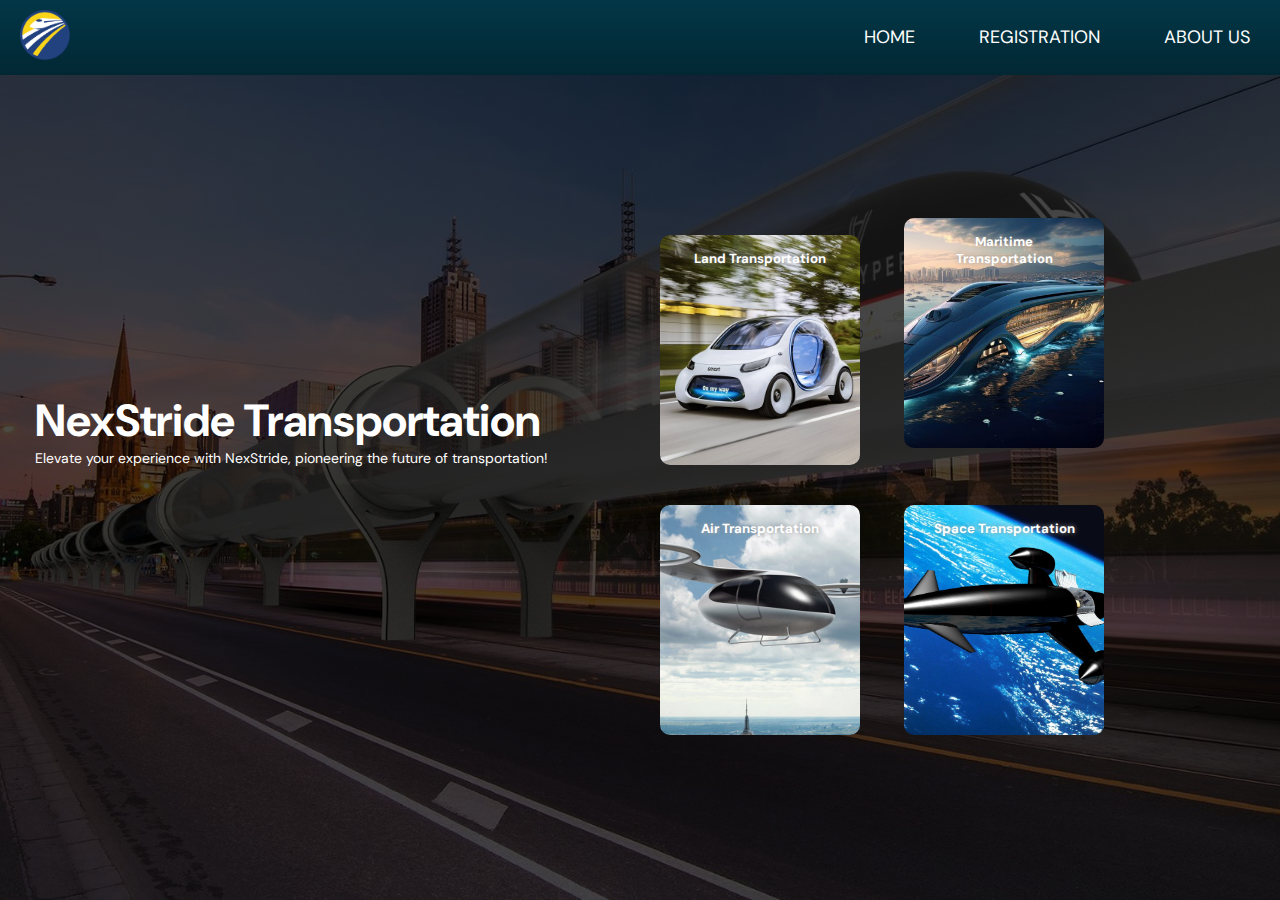
<file: index.html>
<!DOCTYPE html> 
<html>
<head>
<meta charset="UTF-8"/>
<meta name="viewport" content="width=device-width, initial-scale=1.0"> 
    <title>Home Page | NexStride Tranport</title>
    <link rel="stylesheet" href="homepage.css"> 

<link href="https://fonts.googleapis.com/css2?family=DM+Sans:opsz,wght@9..40,500&amp;family=Oswald:wght@500&amp;family=Roboto:wght@500&amp;display=swap" rel="stylesheet">
    
</head>
<body>

    <nav>
        <div class="logo"> 
            <img src="logo.png" class="logo">
            </div>
        <ul>
            <li><a href="homepage.html">HOME</a></li>
            <li><a href="signup.html">REGISTRATION</a></li>
            <li><a href="aboutus.html">ABOUT US</a></li>
        </ul>
    </nav>
   <div class="row"> 
       <div class="col"> 
           <h1>NexStride Transportation</h1>
           <p>Elevate your experience with NexStride, pioneering the future of transportation!</p>
           </div>
       <div class="col"> 
           <div class="card card1"> 
               <h5>Land Transportation</h5>
               </div> 
           <div class="card card2"> 
               <h5>Maritime Transportation</h5>
               </div> 
           <div class="card card3">
               <h5>Air Transportation</h5>
               </div> 
           <div class="card card4"> 
               <h5>Space Transportation</h5>
               </div> 
       </div>
       <div class="link_air"> 
           <h3><a href="airtransportation.html" target="_blank">b b Loream ipsum a<br>b b Loream ipsum a<br>b b Loream ipsum a<br>b b Loream Ipsum a<br>b Loream Ipsum a aa<br>b b Loream Ispsum a<br>b b Loream Ispum a<br>b b Loream Ipsum a</a></h3>
           </div>

       <div class="link_land"> 
           <h3><a href="landtransportation.html" target="_blank">b b Loream ipsum a<br>b b Loream ipsum a<br>b b Loream ipsum a<br>b b Loream Ipsum a<br>b Loream Ipsum a aa<br>b b Loream Ispsum a<br>b b Loream Ispum a<br>b b Loream Ipsum a</a></h3>
           </div>
       
       <div class="link_maritime"> 
           <h3><a href="maritimetransportation.html" target="_blank">b b Loream ipsum a<br>b b Loream ipsum a<br>b b Loream ipsum a<br>b b Loream Ipsum a<br>b Loream Ipsum a aa<br>b b Loream Ispsum a<br>b b Loream Ispum a<br>b b Loream Ipsum a</a></h3>
           </div>

       <div class="link_space"> 
           <h3><a href="spacetransportation.html" target="_blank">b b Loream ipsum a<br>b b Loream ipsum a<br>b b Loream ipsum a<br>b b Loream Ipsum a<br>b Loream Ipsum a aa<br>b b Loream Ispsum a<br>b b Loream Ispum a<br>b b Loream Ipsum a</a></h3>
           </div>
    
</body>

</html>
</file>
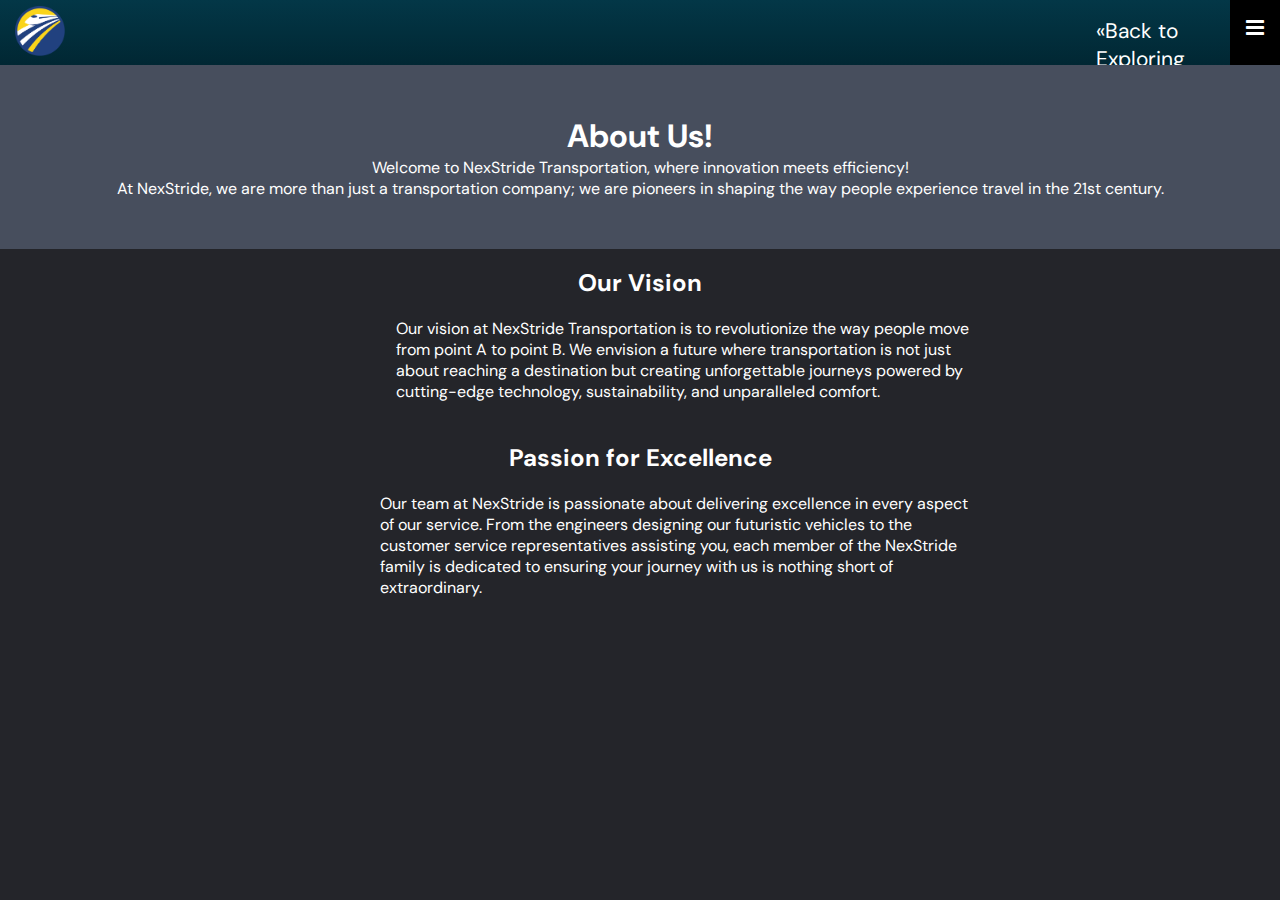
<file: aboutus.html>
<!DOCTYPE html> 
<html>
<head>
<meta charset="UTF-8"/>
<meta name="viewport" content="width=device-width, initial-scale=1.0"> 
    <title>About Us | NexStride Transportation</title>
<script>
    function myFunction() {
  var x = document.getElementById("myLinks");
  if (x.style.display === "block") {
    x.style.display = "none";
  } else {
    x.style.display = "block";
  }
}
</script>  
    
    <link rel="stylesheet" href="aboutus.css"> 
    <link href="https://fonts.googleapis.com/css2?family=DM+Sans:opsz,wght@9..40,500&amp;family=Oswald:wght@500&amp;family=Roboto:wght@500&amp;display=swap" rel="stylesheet">
    <link rel="stylesheet" href="https://cdnjs.cloudflare.com/ajax/libs/font-awesome/4.7.0/css/font-awesome.min.css">
</head>
<body>   
<div class="topnav">
    <img src="logo.png" class="logo">
  <a href="#home" class="active"></a>
  
  <div id="myLinks">
    <a href="homepage.html">HOME</a>
    <a href="signup.html">REGISTRATION</a>
  </div>

<div class="back-button-container">
    <a href="landtransportation.html" class="back-button">&laquo;Back to Exploring</a>
    </div>

    
  <a href="javascript:void(0);" class="icon" onclick="myFunction()">
    <i class="fa fa-bars"></i>
  </a>
</div>

    <div class="about-section"> 
        <h1>About Us!</h1>
        <p>Welcome to NexStride Transportation, where innovation meets efficiency!</p>
        <p>At NexStride, we are more than just a transportation company; we are pioneers in shaping the way people experience travel in the 21st century.</p>
        </div>


    <div class="row">
        <div class="column">
            <div class="image"> 
                </div>
            </div>
        </div>
<div class="container">
    <h2 class="vision">Our Vision</h2>
    <p class="v_text">Our vision at NexStride Transportation is to revolutionize the way people move from point A to point B. We envision a future where transportation is not just about reaching a destination but creating unforgettable journeys powered by cutting-edge technology, sustainability, and unparalleled comfort.</p>
    </div>

    <h2 class="passion">Passion for Excellence</h2>
    <p class="p_text">Our team at NexStride is passionate about delivering excellence in every aspect of our service. From the engineers designing our futuristic vehicles to the customer service representatives assisting you, each member of the NexStride family is dedicated to ensuring your journey with us is nothing short of extraordinary.</p>
 
</body>

</html>
</file>
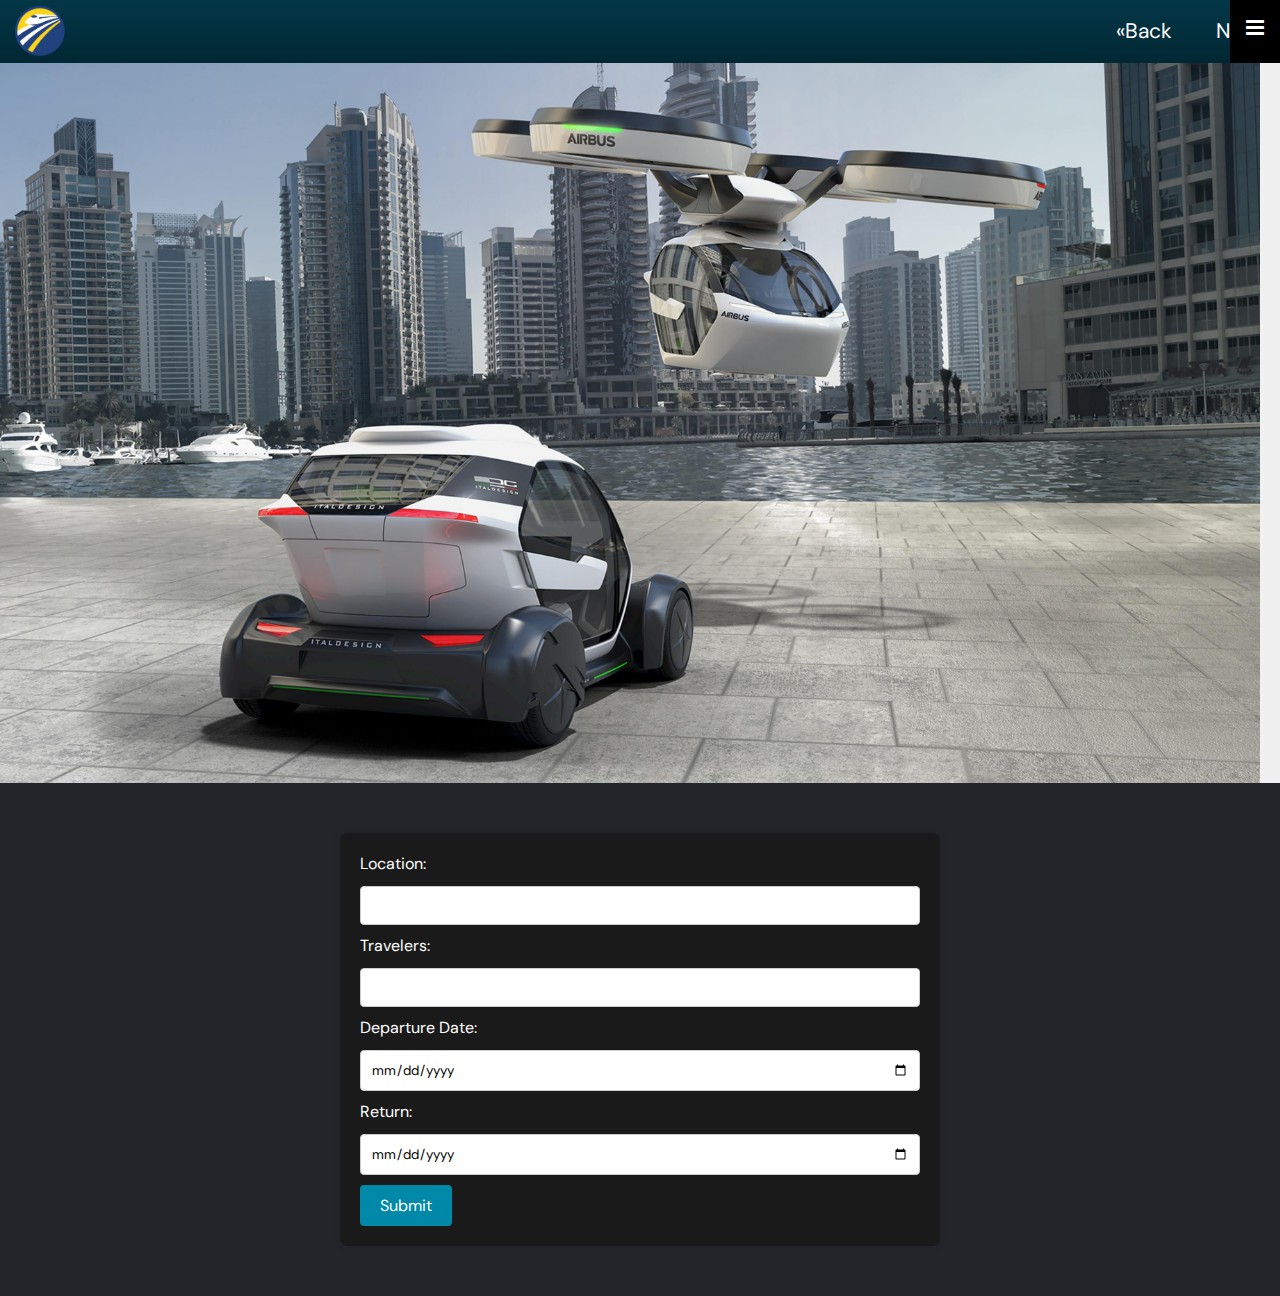
<file: airtransportation.html>
<!DOCTYPE html> 
<html>
<head>
<meta charset="UTF-8"/>
<meta name="viewport" content="width=device-width, initial-scale=1.0"> 
    <title>SkyRover Express | NexStride Transportation</title>
<script>
    function myFunction() {
  var x = document.getElementById("myLinks");
  if (x.style.display === "block") {
    x.style.display = "none";
  } else {
    x.style.display = "block";
  }
}
</script>  
    
    <link rel="stylesheet" href="airtransportation.css"> 
    <link href="https://fonts.googleapis.com/css2?family=DM+Sans:opsz,wght@9..40,500&amp;family=Oswald:wght@500&amp;family=Roboto:wght@500&amp;display=swap" rel="stylesheet">
    <link rel="stylesheet" href="https://cdnjs.cloudflare.com/ajax/libs/font-awesome/4.7.0/css/font-awesome.min.css">
</head>
<body>   
<div class="topnav">
    <img src="logo.png" class="logo">
  <a href="#home" class="active"></a>
  
  <div id="myLinks">
    <a href="index.html">HOME</a>
    <a href="signup.html">REGISTRATION</a>
    <a href="aboutus.html">ABOUT US</a>
  </div>


 <div class="next-button-container">
    <a href="spacetransportation.html" class="next-button">Next&raquo;</a>
    </div>


    <div class="back-button-container">
    <a href="maritimetransportation.html" class="back-button">&laquo;Back</a>
    </div>

    
  <a href="javascript:void(0);" class="icon" onclick="myFunction()">
    <i class="fa fa-bars"></i>
  </a>
</div>

    <div class="container">
        <div class="image container">
        <img src="aircoverpage.jpg" alt="background image" class="background_image">
            </div> 
    <div class="text-container">
        <h2>SkyRover Express</h2>
        <p>SkyRover Express, the future of mobility around the world! Soar high above the cityscape, mountains, and other terrain in a revoluntionary hybrid design that elevates your experience! Whether you're communiting to work, exploring the city, or embarking on an airbourne adventure, SkyRover Express is your ticket to a new era of efficient and exhilarating transportation. </p>

        <p>Look below our webpage now to be book a flight with SkyRover Express and have your minds blown with our cutting-edge technology! </p>

        <p>SkyRover Express, where the sky is not the limit, but the beginning!</p>
        </div>
     </div>

<div class="form-container">     
<form>
    <div class="form-group">
        <label for="location">Location:</label>
        <input type="text" id="location" name="location" required>
        </div>

    <div class="form-group">
        <label for="travelers">Travelers:</label>
        <input type="number" id="travelers" name="travelers" required>
        </div>
    <div class="form-group">
        <label for="departure-date">Departure Date:</label>
        <input type="date" id="departure-date" name="departure-date" required>
        </div>
    <div class="form-group">
        <label for="return-date">Return:</label>
        <input type="date" id="return-date" name="return-date" required> 
        </div>
    <button type="submit">Submit</button>


</form>
    </div>



    
</body>

</html>
</file>
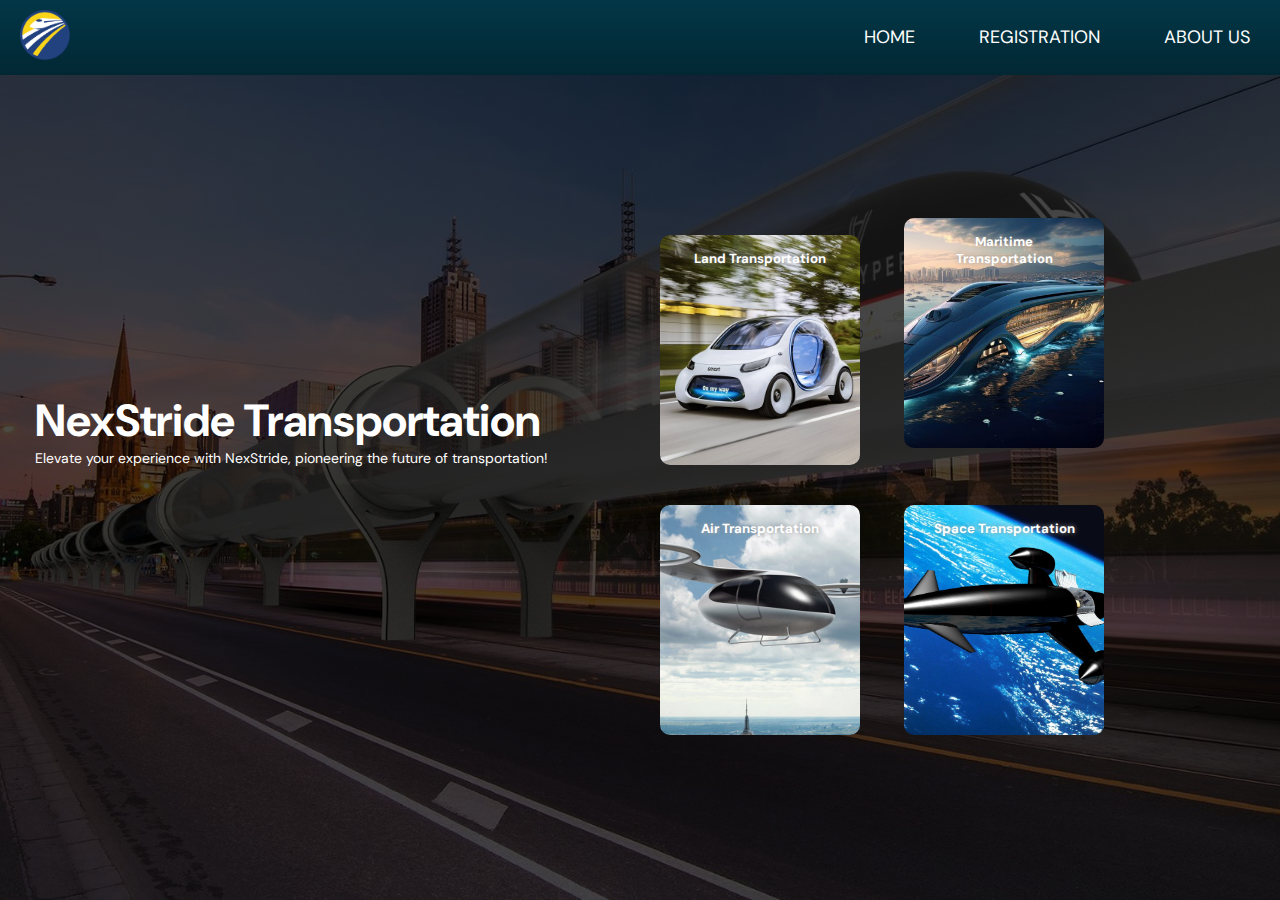
<file: homepage.html>
<!DOCTYPE html> 
<html>
<head>
<meta charset="UTF-8"/>
<meta name="viewport" content="width=device-width, initial-scale=1.0"> 
    <title>Home Page | NexStride Tranport</title>
    <link rel="stylesheet" href="homepage.css"> 

<link href="https://fonts.googleapis.com/css2?family=DM+Sans:opsz,wght@9..40,500&amp;family=Oswald:wght@500&amp;family=Roboto:wght@500&amp;display=swap" rel="stylesheet">
    
</head>
<body>

    <nav>
        <div class="logo"> 
            <img src="logo.png" class="logo">
            </div>
        <ul>
            <li><a href="homepage.html">HOME</a></li>
            <li><a href="signup.html">REGISTRATION</a></li>
            <li><a href="aboutus.html">ABOUT US</a></li>
        </ul>
    </nav>
   <div class="row"> 
       <div class="col"> 
           <h1>NexStride Transportation</h1>
           <p>Elevate your experience with NexStride, pioneering the future of transportation!</p>
           </div>
       <div class="col"> 
           <div class="card card1"> 
               <h5>Land Transportation</h5>
               </div> 
           <div class="card card2"> 
               <h5>Maritime Transportation</h5>
               </div> 
           <div class="card card3">
               <h5>Air Transportation</h5>
               </div> 
           <div class="card card4"> 
               <h5>Space Transportation</h5>
               </div> 
       </div>
       <div class="link_air"> 
           <h3><a href="airtransportation.html" target="_blank">b b Loream ipsum a<br>b b Loream ipsum a<br>b b Loream ipsum a<br>b b Loream Ipsum a<br>b Loream Ipsum a aa<br>b b Loream Ispsum a<br>b b Loream Ispum a<br>b b Loream Ipsum a</a></h3>
           </div>

       <div class="link_land"> 
           <h3><a href="landtransportation.html" target="_blank">b b Loream ipsum a<br>b b Loream ipsum a<br>b b Loream ipsum a<br>b b Loream Ipsum a<br>b Loream Ipsum a aa<br>b b Loream Ispsum a<br>b b Loream Ispum a<br>b b Loream Ipsum a</a></h3>
           </div>
       
       <div class="link_maritime"> 
           <h3><a href="maritimetransportation.html" target="_blank">b b Loream ipsum a<br>b b Loream ipsum a<br>b b Loream ipsum a<br>b b Loream Ipsum a<br>b Loream Ipsum a aa<br>b b Loream Ispsum a<br>b b Loream Ispum a<br>b b Loream Ipsum a</a></h3>
           </div>

       <div class="link_space"> 
           <h3><a href="spacetransportation.html" target="_blank">b b Loream ipsum a<br>b b Loream ipsum a<br>b b Loream ipsum a<br>b b Loream Ipsum a<br>b Loream Ipsum a aa<br>b b Loream Ispsum a<br>b b Loream Ispum a<br>b b Loream Ipsum a</a></h3>
           </div>
    
</body>

</html>
</file>
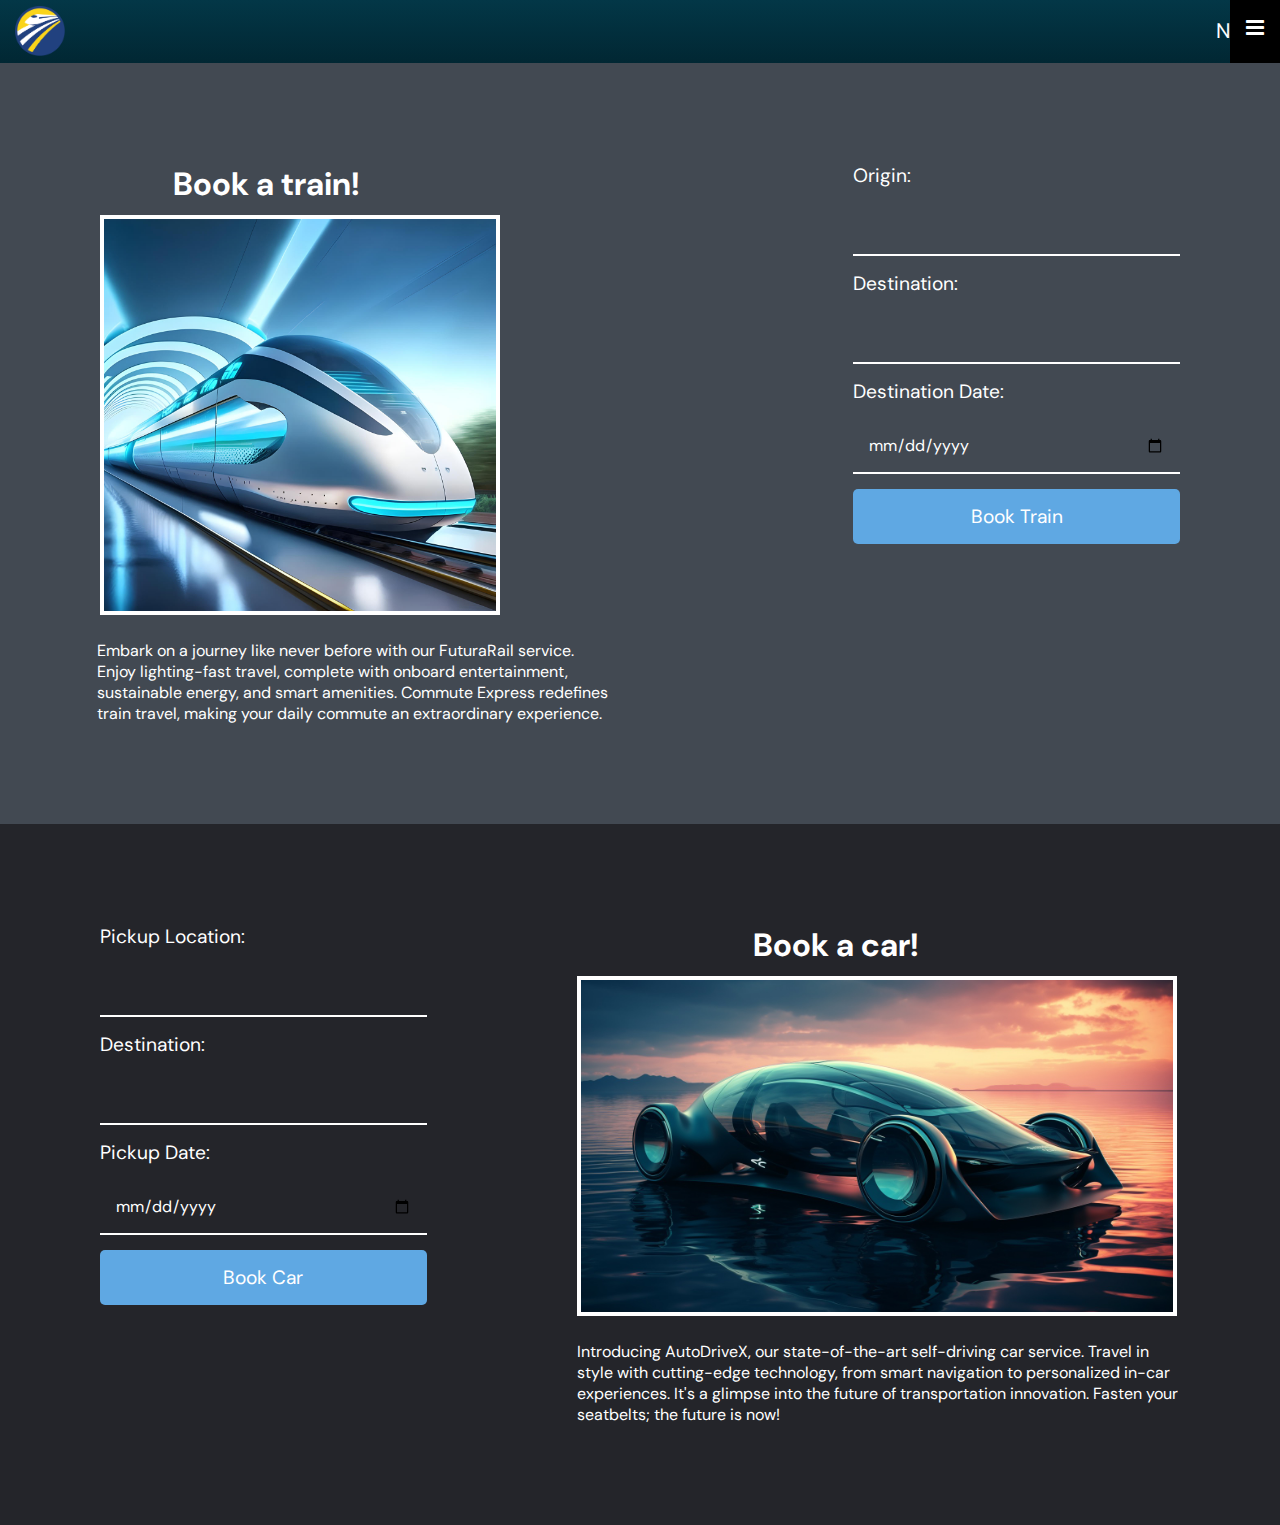
<file: landtransportation.html>
<!DOCTYPE html> 
<html>
<head>
<meta charset="UTF-8"/>
<meta name="viewport" content="width=device-width, initial-scale=1.0"> 
    <title>Commute Expresss | NexStride Transportation</title>
<script>
    function myFunction() {
  var x = document.getElementById("myLinks");
  if (x.style.display === "block") {
    x.style.display = "none";
  } else {
    x.style.display = "block";
  }
}
</script>  
    
    <link rel="stylesheet" href="landtransportation.css"> 
    <link href="https://fonts.googleapis.com/css2?family=DM+Sans:opsz,wght@9..40,500&amp;family=Oswald:wght@500&amp;family=Roboto:wght@500&amp;display=swap" rel="stylesheet">
    <link rel="stylesheet" href="https://cdnjs.cloudflare.com/ajax/libs/font-awesome/4.7.0/css/font-awesome.min.css">
</head>
<body> 
   
<div class="topnav">
  <img src="logo.png" class="logo">
  <a href="#home" class="active"></a>


    
  <div id="myLinks">
    <a href="homepage.html">HOME</a>
    <a href="signup.html">REGISTRATION</a>
    <a href="aboutus.html">ABOUT US</a>
  </div>

<div class="next-button-container">
    <a href="maritimetransportation.html" class="next-button">Next&raquo;</a>
    </div>



    
  <a href="javascript:void(0);" class="icon" onclick="myFunction()">
    <i class="fa fa-bars"></i>
  </a>
</div>






    

<div class="content-container" style="background-color:#424952;"> 
    <div class="col-container">
        <div class="column-one">

        
            <h1 class="train_text">Book a train!</h1>
            <img src="landtrain.jpg" alt="book train image" class="book_train">
            
            <p class="train_p">Embark on a journey like never before with our FuturaRail service. <br>Enjoy lighting-fast travel, complete with onboard entertainment,<br>sustainable energy, and smart amenities. Commute Express redefines <br>train travel, making your daily commute an extraordinary experience.</p>

            
        </div>
        <div class="column-two"> 
            <form>
                <label for="train-origin">Origin:</label>
                <input type="text" id="train-origin" name="train-origin" required>

                <label for="train-origin">Destination:</label>
                <input type="text" id="train-destination" name="train-destination" required>

                <label for="train-date">Destination Date:</label>
                <input type="date" id="train-date" name="train-date" required>

                <button type="submit">Book Train</button>
            </form>
            </div>
    </div>
 </div>


    
<div class="content-container">
    <div class="col-container">
        <div class="column-two">
            <form>
               <label for="car-pickup">Pickup Location:</label>
               <input type="text" id="car-pickup" name="car-pickup" required>

                <label for="car-destination">Destination:</label>
                <input type="text" id="car-destination" name="car-destination" required>

                <label for="car-date">Pickup Date:</label>
                <input type="date" id="car-date" name="car-date" required>

                <button type="submit">Book Car</button> 
            </form>
            </div>
        <div class="column-one">
            <h1 class="car_text">Book a car!</h1>
            <img src="futurecar.jpeg" alt="book car image" class="book_car">
            <p class="car_p">Introducing AutoDriveX, our state-of-the-art self-driving car service. Travel in style with cutting-edge technology, from smart navigation to personalized in-car experiences. It's a glimpse into the future of transportation innovation. Fasten your seatbelts; the future is now!</p>






            </div>
        </div>
    </div>    
</body>

</html>
</file>
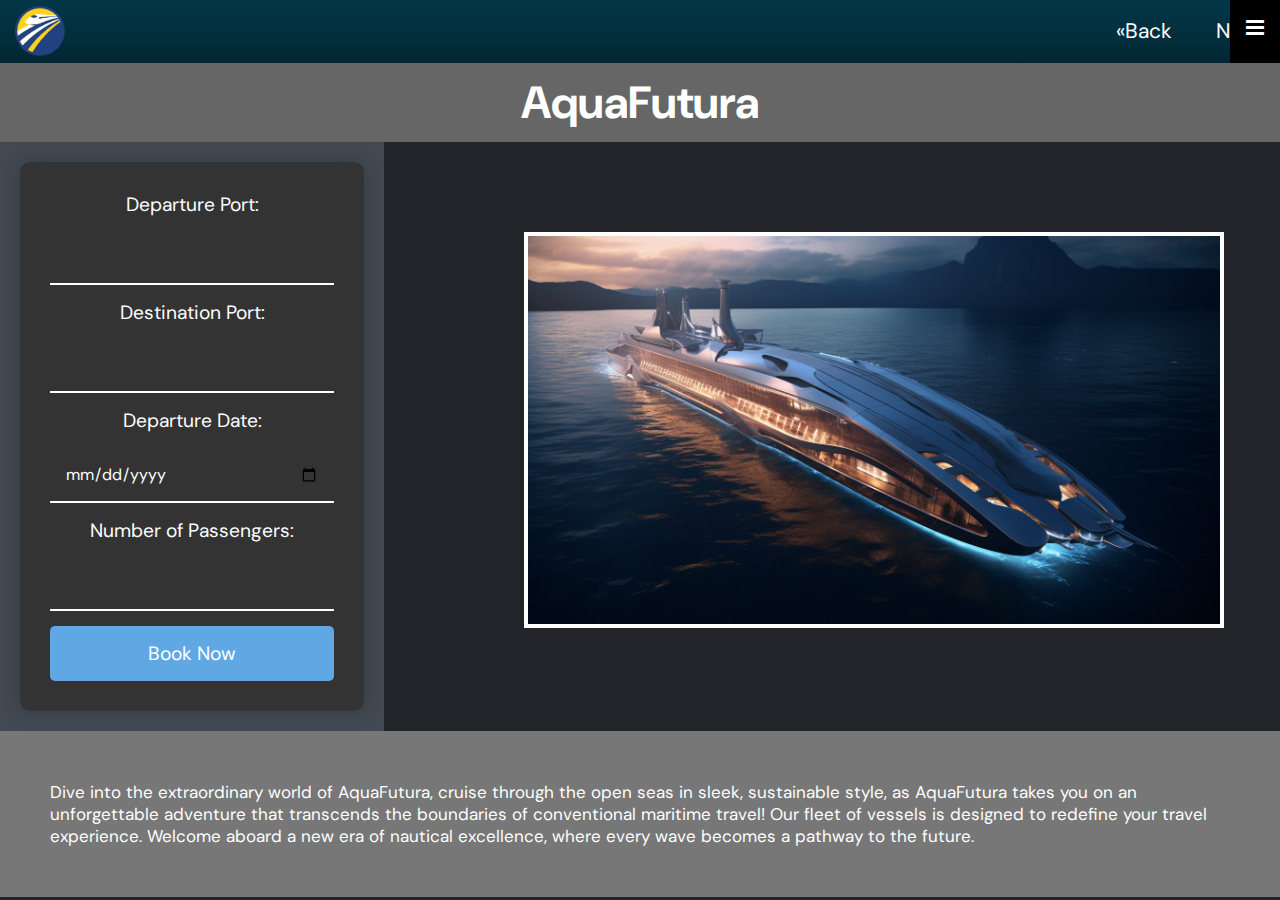
<file: maritimetransportation.html>
<!DOCTYPE html> 
<html>
<head>
<meta charset="UTF-8"/>
<meta name="viewport" content="width=device-width, initial-scale=1.0"> 
    <title>AquaFutura | NexStride Transportation</title>
<script>
    function myFunction() {
  var x = document.getElementById("myLinks");
  if (x.style.display === "block") {
    x.style.display = "none";
  } else {
    x.style.display = "block";
  }
}
</script>  
    
    <link rel="stylesheet" href="maritimetransportation.css"> 
    <link href="https://fonts.googleapis.com/css2?family=DM+Sans:opsz,wght@9..40,500&amp;family=Oswald:wght@500&amp;family=Roboto:wght@500&amp;display=swap" rel="stylesheet">
    <link rel="stylesheet" href="https://cdnjs.cloudflare.com/ajax/libs/font-awesome/4.7.0/css/font-awesome.min.css">
</head>
<body>   
<div class="topnav">
    <img src="logo.png" class="logo">
  <a href="#home" class="active"></a>
  
  <div id="myLinks">
    <a href="index.html">HOME</a>
    <a href="signup.html">REGISTRATION</a>
    <a href="aboutus.html">ABOUT US</a>
  </div>

    <div class="next-button-container">
    <a href="airtransportation.html" class="next-button">Next&raquo;</a>
    </div>


    <div class="back-button-container">
    <a href="landtransportation.html" class="back-button">&laquo;Back</a>
    </div>

    
    
  <a href="javascript:void(0);" class="icon" onclick="myFunction()">
    <i class="fa fa-bars"></i>
  </a>
</div>
  
    <header>
        <h2>AquaFutura</h2>
    </header>

    <section>
        <div class="main-content">
<div class="form-container">
            <form>

                <label for="departure">Departure Port:</label>
                <input type="text" id="departure" name="departure" required>

                <label for="destination">Destination Port:</label>
                <input type="text" id="destination" name="destination" required>

                <label for="departure-date">Departure Date:</label>
                <input type="date" id="departure-date" name="departure-date"required> 

                <label for="passengers">Number of Passengers:</label>
                <input type="number" id="passengers" name="passengers" required>

                <button type="submit">Book Now</button>
    
</form>
    </div>
            
            </div>

<div class="image-section"> 

    <img src="waterboat.jpg" alt="boat image" class="water_boat">
    

</div>
        
    </section>

    <footer>
        <p>Dive into the extraordinary world of AquaFutura, cruise through the open seas in sleek, sustainable style, as AquaFutura takes you on an unforgettable adventure that transcends the boundaries of conventional maritime travel! Our fleet of vessels is designed to redefine your travel experience. Welcome aboard a new era of nautical excellence, where every wave becomes a pathway to the future.</p>
    </footer>
 
</body>

</html>
</file>
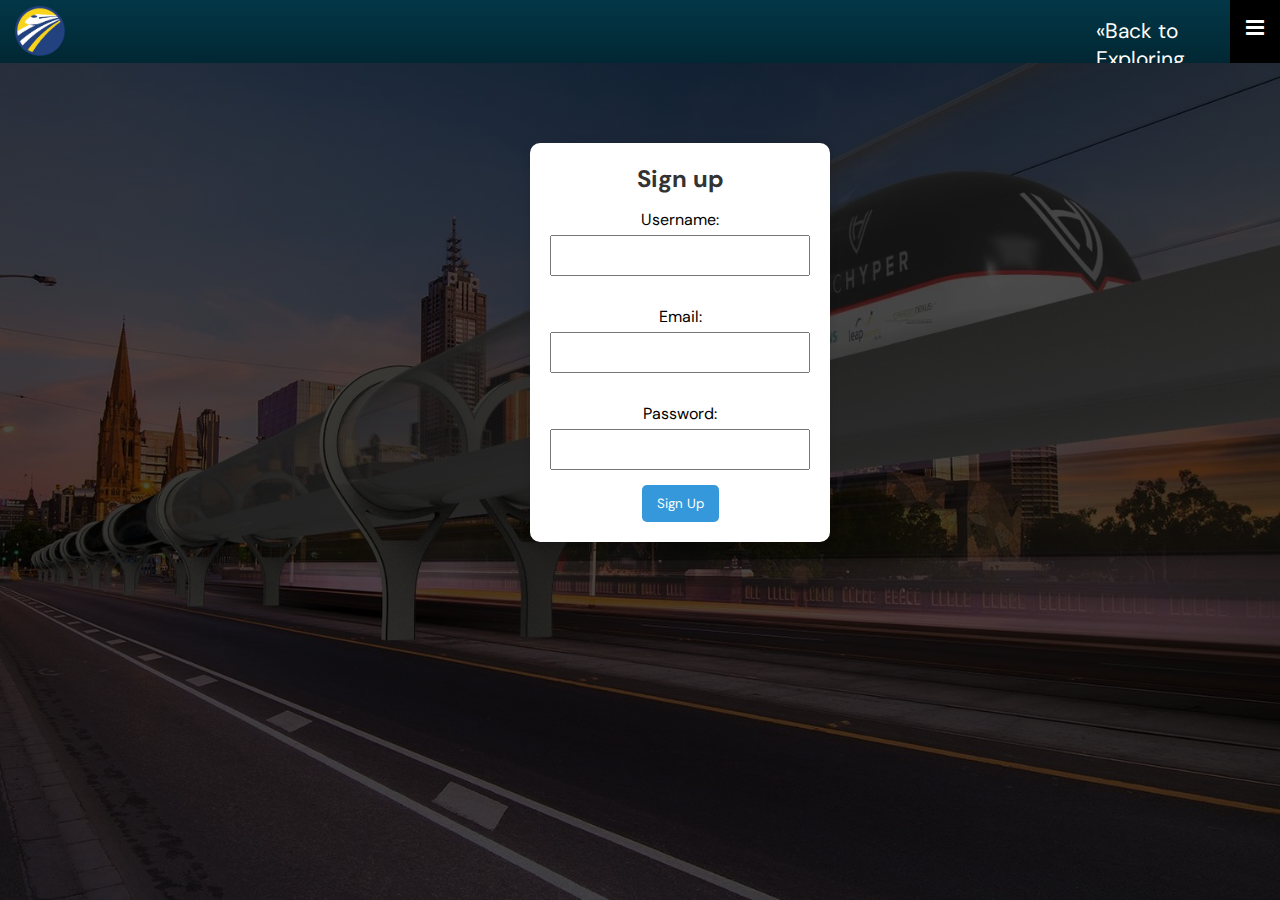
<file: signup.html>
<!DOCTYPE html> 
<html>
<head>
<meta charset="UTF-8"/>
<meta name="viewport" content="width=device-width, initial-scale=1.0"> 
    <title>Registration | NexStride Transportation</title>
<script>
    function myFunction() {
  var x = document.getElementById("myLinks");
  if (x.style.display === "block") {
    x.style.display = "none";
  } else {
    x.style.display = "block";
  }
}
</script>  
    
    <link rel="stylesheet" href="signup.css"> 
    <link href="https://fonts.googleapis.com/css2?family=DM+Sans:opsz,wght@9..40,500&amp;family=Oswald:wght@500&amp;family=Roboto:wght@500&amp;display=swap" rel="stylesheet">
    <link rel="stylesheet" href="https://cdnjs.cloudflare.com/ajax/libs/font-awesome/4.7.0/css/font-awesome.min.css">
</head>
<body>   
<div class="topnav">
    <img src="logo.png" class="logo">
  <a href="#home" class="active"></a>
  
  <div id="myLinks">
    <a href="index.html">HOME</a>
    <a href="aboutus.html">ABOUT US</a>
  </div>

 <div class="back-button-container">
    <a href="landtransportation.html" class="back-button">&laquo;Back to Exploring</a>
    </div>

    
  <a href="javascript:void(0);" class="icon" onclick="myFunction()">
    <i class="fa fa-bars"></i>
  </a>
</div>
  
<div class="signup-container">
    <h2>Sign up</h2>
    <form>
        
        <label for="username">Username:</label>
        <input type="text" id="username" name="username" required>

        <label for="email">Email:</label>
        <input type="email" id="email" name="email" required>

        <label for="password">Password:</label>
        <input type="password" id="password" name="password" required>
 

    <button type="submit">Sign Up</button>
        
    </form>
    </div>
 
</body>

</html>
</file>
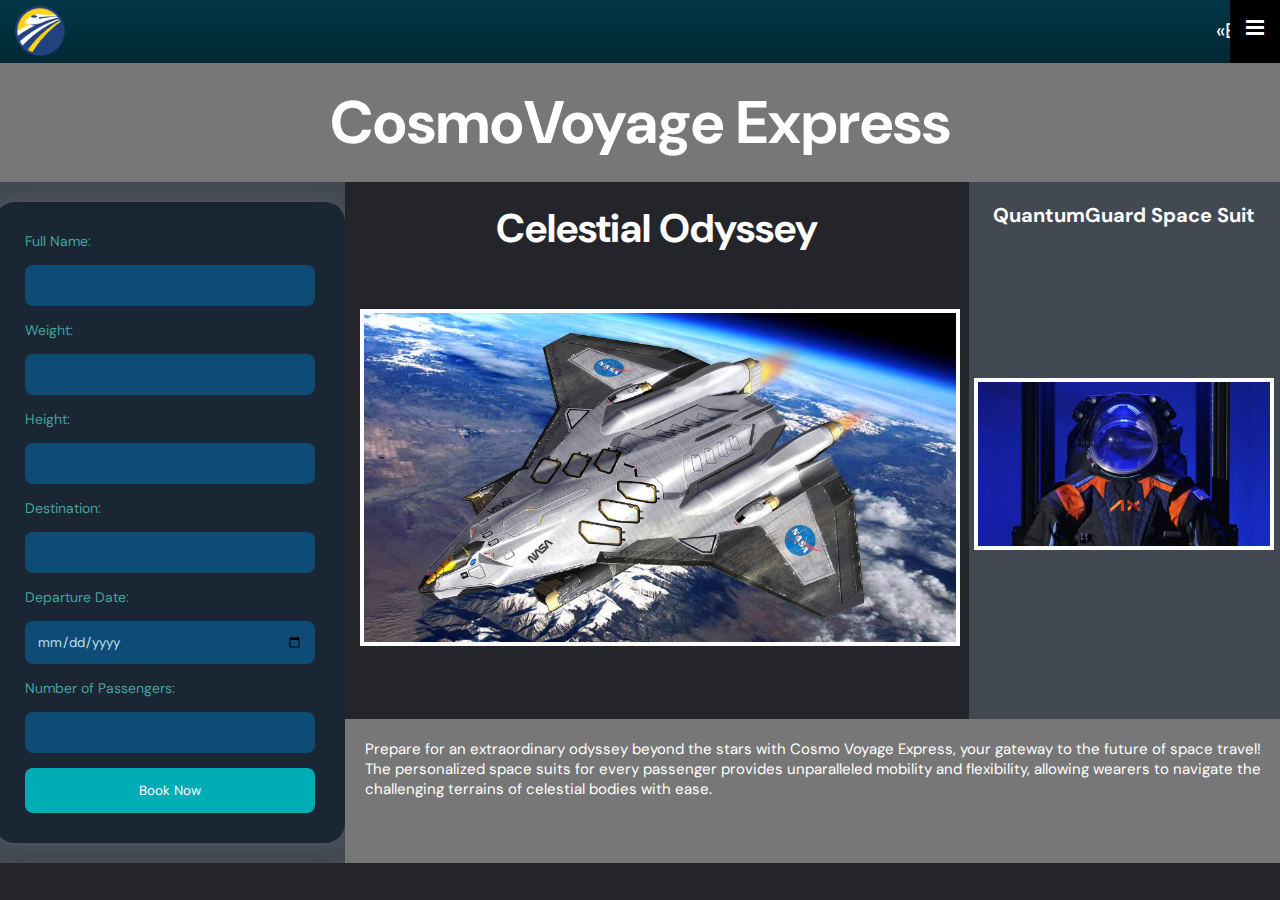
<file: spacetransportation.html>
<!DOCTYPE html> 
<html>
<head>
<meta charset="UTF-8"/>
<meta name="viewport" content="width=device-width, initial-scale=1.0"> 
    <title>CosmoVoyage Express | NexStride Transportation</title>
<script>
    function myFunction() {
  var x = document.getElementById("myLinks");
  if (x.style.display === "block") {
    x.style.display = "none";
  } else {
    x.style.display = "block";
  }
}
</script>  
    
    <link rel="stylesheet" href="spacetransportation.css"> 
    <link href="https://fonts.googleapis.com/css2?family=DM+Sans:opsz,wght@9..40,500&amp;family=Oswald:wght@500&amp;family=Roboto:wght@500&amp;display=swap" rel="stylesheet">
    <link rel="stylesheet" href="https://cdnjs.cloudflare.com/ajax/libs/font-awesome/4.7.0/css/font-awesome.min.css">
</head>
<body>   
<div class="topnav">
    <img src="logo.png" class="logo">
  <a href="#home" class="active"></a>
  
  <div id="myLinks">
    <a href="index.html">HOME</a>
    <a href="signup.html">REGISTRATION</a>
    <a href="aboutus.html">ABOUT US</a>
  </div>


    <div class="back-button-container">
    <a href="airtransportation.html" class="back-button">&laquo;Back</a>
    </div>



    
  <a href="javascript:void(0);" class="icon" onclick="myFunction()">
    <i class="fa fa-bars"></i>
  </a>
</div>

<div class="grid-container">
    <div class="item1" style="background-color:#777">

<h1 class="title_cv">CosmoVoyage Express</h1>
        
    </div>
    
    
    <div class="item2" style="background-color:#424952">
<div class="form-container">
<form>
    <label for="full-name">Full Name:</label>
    <input type="text" id="full-name" name="full-name" required>

    <label for="weight">Weight:</label>
    <input type="number" id="weight" name="weight" required>

    <label for="height">Height:</label>
    <input type="text" id="height" name="height" required>
 
    <label for="destination">Destination:</label>
    <input type="text" id="destination" name="destination" required>

    <label for="departure-date">Departure Date:</label>
    <input type="date" id="departure-date" name="departure-date"required> 

    <label for="passengers">Number of Passengers:</label>
    <input type="number" id="passengers" name="passengers" required>

    <button type="submit">Book Now</button>
    
</form>
    
 </div>
    </div>
    
    <div class="item3" style="background-color:#24252A">

        <h1 class="space_h1">Celestial Odyssey</h1>

        <img src="rocketship.jpg" alt="rocket image" class="rocket_ship">
  
    </div>


    
    <div class="item4" style="background-color:#424952">

        <h1 class="suit_h1">QuantumGuard Space Suit</h1>
    

        <img src="s_suit.jpg" alt="spacesuit image" class="s_suit">

    
    
    </div>



    
    <div class="item5"  style="background-color:#777">

        <p class="footer_text">Prepare for an extraordinary odyssey beyond the stars with Cosmo Voyage Express, your gateway to the future of space travel! The personalized space suits for every passenger provides unparalleled mobility and flexibility, allowing wearers to navigate the challenging terrains of celestial bodies with ease.</p>

        

        
    </div>
    </div>





    

</body>

</html>
</file>
<file: homepage.css>
*{
    margin:0px;
    padding:0px; 
    box-sizing:border-box; 
    font-family:'DM Sans'; 
    }
body{
    width:100%; 
    height:100vh; 
    background-image:linear-gradient(rgba(0,0,0,0.7),rgba(0,0,0,0.7)),url("future_background.jpg"); 
    background-size:cover; 
    background-position:center; 
    }
nav{
    width:100%; 
    height:75px; 
    line-height:75px; 
    padding:0 px 100px; 
    position:fixed; 
    background-image:linear-gradient(#033747,#012733);
    }
.logo{
    width:50px;
    float:left;  
    margin-left:10px; 
    margin-top:5px; 
    }
nav ul{
    float:right; 
    }
nav li{
    display:inline-block; 
    list-style:none; 
    }
nav li a{
    font-size:18px;
    padding:0px 30px;
    color:white; 
    text-decoration:none; 
    }
nav li a:hover{
    color:#ff8c69; 
    transition: all 0.4s ease 0s; 
    }
.row{
    display:flex; 
    height:88%; 
    align-items:center; 
    }
.col{
    flex-basis:50%; 
    }
h1 {
    color:white; 
    font-size:45px; 
    margin-left:35px;
    margin-bottom:1px; 
    }
p{
    color:white; 
    font-size:14px; 
    line-height:15px; 
    margin-left:35px;
    margin-bottom:-65px;
    }
.card{
    width:200px; 
    height:230px; 
    display:inline-block; 
    border-radius:10px; 
    padding:15px 25px; 
    box-sizing:border-box; 
    cursor:pointer; 
    margin:100px 20px -60px 20px;  
    background-position:center; 
    background-size:cover;
    transition:transform 0.5s; 
    }
.card1{
    background-image:url("pic1.jpg");
    }
.card2{
    background-image:url("pic2.jpg"); 
    }
.card3{
    background-image:url("pic3.jpg"); 
    }
.card4{
    background-image:url("pic4.jpg"); 
    }
.card:hover{
    transform:translateY(-10px); 
    }
h5{
    color:white; 
    text-shadow:0 0 5px #999; 
    text-align:center; 
    }
.card2 h5{
    font-size:13px;
    }
.link_air{
    position: absolute;
    top: 50%;
    left: 50%;
    margin-left:30px;
    margin-top:80px; 
    opacity:0; 
    }
.link_land{
    position: absolute;
    top: 50%;
    left: 50%;
    margin-left:28px;
    margin-top:-195px; 
    font-size:17px;
    opacity:0; 
    }
.link_maritime{
    position: absolute;
    top: 50%;
    left: 50%;
    margin-left:268px;
    margin-top:-195px; 
    font-size:17px;
    opacity:0; 
    }
.link_space{
    position: absolute;
    top: 50%;
    left: 50%;
    margin-left:268px;
    margin-top:68px; 
    font-size:18px;
    opacity:0; 
    }
</file>
<file: aboutus.css>
*{
    margin:0px;
    padding:0px; 
    box-sizing:border-box; 
    font-family:'DM Sans'; 
    }
body{
    background-color:#24252A;
    margin:0;
    }

.logo{
    width:50px;
    float:left;  
    margin-left:15px; 
    margin-top:6px; 
    }

.topnav {
  overflow: hidden;
  background-color: #333;
  position: relative;
}


.topnav #myLinks {
  display: none;
}


.topnav a {
  color: white;
  padding: 14px 16px;
  text-decoration: none;
  font-size: 21px;
  display: block;
}


.topnav a.icon {
  background: black;
  display: block;
  position: absolute;
  right: 0;
  top: 0;
  height:37px;
}
.topnav a:hover {
  background-color: #ddd;
  color: black;
}

.active {
  color: white;
  background-image:linear-gradient(#033747,#012733);
  width:100%; 
  height:37px; 
  line-height:75px; 
  padding:0 px 100px; 
}
*,*:before,*:after{
    box-sizing:inherit; 
    }
.column{
    float:left;
    width:33.3%;
    margin-bottom:16px; 
    padding:0.8px; 
    }
.about-section{
    padding:50px;
    text-align:center;
    background-color:#474e5d;
    color:white; 
    }
.container{
    padding:0 16px; 
    }
.container::after, .row::after{
    content:"";
    clear:both;
    display:table; 
    }
.title{
    color:grey; 
    }
.back-button-container{
    position:absolute;
    top:0;
    left:0;
    margin-left:1080px; 
    margin-top:3px;
    }
.back-button{
    color:white;
    text-decoration:none;
    padding:14px 16px; 
    font-size:21px;
    background-color:transparent; 
    }
.back-button:hover{
    background-color:#ddd; 
    color:black; 
    }
.vision{
    color:white; 
    text-align:center; 
    }
.v_text{
    color:white; 
    text-align:left; 
    max-width:600px; 
    margin-left:380px;
    margin-top:20px; 
    }
.passion{
    color:white; 
    text-align:center; 
    margin-top:40px;
    }
.p_text{
    color:white; 
    text-align:left; 
    max-width:600px; 
    margin-left:380px;
    margin-top:20px; 
    }
</file>
<file: airtransportation.css>
*{
    margin:0px;
    padding:0px; 
    box-sizing:border-box; 
    font-family:'DM Sans'; 
    }
body{
    background-color:#24252A;
    }
.container{
    display:flex; 
    height:80vh;  
    }
.image-container{
    flex:1; 
    overflow:hidden; 
    position:relative; 
    }
.image-container img{
    width:100%; 
    height:100%; 
    object-fit:cover;  
    }

.text-container{
    flex:1; 
    padding:20px; 
    boxing-sizing:border-box; 
    background-color:#f0f0f0; 
    }
h2{
    color:#333; 
    }
p{
    color:#555; 
    margin-bottom:15px;
    }
.logo{
    width:50px;
    float:left;  
    margin-left:15px; 
    margin-top:6px; 
    }

.topnav {
  overflow: hidden;
  background-color: #333;
  position: relative;
}


.topnav #myLinks {
  display: none;
}


.topnav a {
  color: white;
  padding: 14px 16px;
  text-decoration: none;
  font-size: 21px;
  display: block;
}


.topnav a.icon {
  background: black;
  display: block;
  position: absolute;
  right: 0;
  top: 0;
  height:63px;
}
.topnav a:hover {
  background-color: #ddd;
  color: black;
}

.active {
  color: white;
  background-image:linear-gradient(#033747,#012733);
  width:100%; 
  height:63px; 
  line-height:75px; 
  padding:0 px 100px; 
}
.form-container{
    max-width:600px; 
    margin:50px auto; 
    padding:20px; 
    background-color:#1a1a1a; 
    border-radius:8px; 
    box-shadow:0 0 10px rgba(0,0,0,0.1); 
    }
label {
    display:block; 
    margin-bottom:8px;
    color:white; 
    }
input,textarea{
    width:100%; 
    padding:10px; 
    box-sizing:border-box; 
    border:1px solid #ccc; 
    border-radius:4px; 
    margin-top:4px; 
    margin-bottom:10px; 
    }
button{
    background-color:#0088a9; 
    color:#fff; 
    padding:10px 20px; 
    border:none; 
    border-radius:4px; 
    cursor:pointer; 
    font-size:16px;
    }
button:hover {
    background-color:#007080; 
    }
.next-button-container{
    position:absolute;
    top:0;
    left:0;
    margin-left:1200px; 
    margin-top:3px;
    }
.next-button{
    color:white;
    text-decoration:none;
    padding:14px 16px; 
    font-size:21px;
    background-color:transparent; 
    }
.next-button:hover{
    background-color:#ddd; 
    color:black; 
    }
.back-button-container{
    position:absolute;
    top:0;
    left:0;
    margin-left:1100px; 
    margin-top:3px;
    }
.back-button{
    color:white;
    text-decoration:none;
    padding:14px 16px; 
    font-size:21px;
    background-color:transparent; 
    }
.back-button:hover{
    background-color:#ddd; 
    color:black; 
    }
</file>
<file: landtransportation.css>
*{
    margin:0px;
    padding:0px; 
    box-sizing:border-box; 
    font-family:'DM Sans'; 
    }
body{
    background-color:#24252A;
    margin:0;
    }

.logo{
    width:50px;
    float:left;  
    margin-left:15px; 
    margin-top:6px; 
    }

.topnav {
  overflow: hidden;
  background-color: #333;
  position: relative;
}


.topnav #myLinks {
  display: none;
}


.topnav a {
  color: white;
  padding: 14px 16px;
  text-decoration: none;
  font-size: 21px;
  display: block;
}


.topnav a.icon {
  background: black;
  display: block;
  position: absolute;
  right: 0;
  top: 0;
  height:63px;
}
.topnav a:hover {
  background-color: #ddd;
  color: black;
}

.active {
  color: white;
  background-image:linear-gradient(#033747,#012733);
  width:100%; 
  height:63px; 
  line-height:75px; 
  padding:0 px 100px; 
}
.content-container{
    padding:75px; 
    }
.content-container:after{
    content:"";
    display:table; 
    clear:both;
    }
.column-one{
    float:left;
    width:66.666666%;
    padding:25px;
    }
.column-two{
    float:left;
    width:33.333333%;
    padding:25px; 
    }
@media screen and (max-width:800px){
    .column-one,.column-two{
        width:100%;
        text-align:center;
    }
    }
form {
    display:flex; 
    flex-direction:column; 
    gap:15px; 
    }

form label{
    color:#fff;
    font-size:1.2rem;
    }
form input{
    padding:15px; 
    border:none; 
    border-bottom:2px solid #fff; 
    background-color:transparent;
    color:#fff; 
    font-size:1rem;
    }
form input:focus{
    outline:none; 
    border-bottom:2px solid #5fa8e3; 
    }
form button {
    background-color:#5fa8e3; 
    color:#fff;
    padding:15px; 
    border:none;
    border-radius:5px; 
    cursor:pointer;
    transition:background-color 0.3s ease; 
    font-size:1.2rem;
    }
form button:hover{
    background-color:#006080;
    }
.book_train{
    width:400px;
    height:auto;
    border: 4px solid white;
    }
.train_text{
    text-align:center; 
    margin-left:-370px; 
    color:white; 
    margin-bottom:10px; 
    }
.train_p{
    margin-left:-3px; 
    margin-top:20px; 
    color:white; 
    }
.book_car{
    width:600px;
    height:auto; 
    margin-left:100px;
    border:4px solid white; 
    }
.car_text{
    text-align:center; 
    margin-left:15px; 
    color:white; 
    margin-bottom:10px; 
    }
.car_p{
    margin-left:100px; 
    margin-top:20px; 
    color:white; 
    }
.next-button-container{
    position:absolute;
    top:0;
    left:0;
    margin-left:1200px; 
    margin-top:3px;
    }
.next-button{
    color:white;
    text-decoration:none;
    padding:14px 16px; 
    font-size:21px;
    background-color:transparent; 
    }
.next-button:hover{
    background-color:#ddd; 
    color:black; 
    }
</file>
<file: maritimetransportation.css>
*{
    margin:0px;
    padding:0px; 
    box-sizing:border-box; 
    font-family:'DM Sans'; 
    }
body{
    background-color:#24252A;
    margin:0;
    }

.logo{
    width:50px;
    float:left;  
    margin-left:15px; 
    margin-top:6px; 
    }

.topnav {
  overflow: hidden;
  background-color: #333;
  position: relative;
}


.topnav #myLinks {
  display: none;
}


.topnav a {
  color: white;
  padding: 14px 16px;
  text-decoration: none;
  font-size: 21px;
  display: block;
}


.topnav a.icon {
  background: black;
  display: block;
  position: absolute;
  right: 0;
  top: 0;
  height:63px;
}
.topnav a:hover {
  background-color: #ddd;
  color: black;
}

.active {
  color: white;
  background-image:linear-gradient(#033747,#012733);
  width:100%; 
  height:63px; 
  line-height:75px; 
  padding:0 px 100px; 
}
header{
    background-color:#666; 
    padding:10px; 
    text-align:center; 
    font-size:30px; 
    color:white; 
    }
.main-content{
    float:left;
    width:30%;
    background:#424952;
    padding:20px; 
    }
.image-section{
    float:left; 
    padding:20px;
    width:70%;
    background-color:#24252A;
    }
section::after{
    content:"";
    display:table;
    clear:both; 
    }
footer{
    background-color:#777;
    padding:50px;
    font-size:17px; 
    color:white; 
    }
@media (max-width:600px){
    .image-section,.main-content{
        width:100%;
        height:auto;
        }
    }
.water_boat{  
    width:700px;
    height:auto; 
    margin-left:120px;
    margin-top:70px; 
    border:4px solid white;
    }
.form-container{
    background-color:#333;
    padding:30px;
    border-radius:10px;
    box-shadow:0 0 20px rgba(0,0,0,0.2);
    text-align:center; 
    }
form{
    display:flex; 
    flex-direction:column;
    gap:15px; 
    }
label{
    color:#fff;
    font-size:1.2rem;
    }
input{
    padding:15px;
    border:none; 
    border-bottom: 2px solid #fff; 
    background-color:transparent;
    color:#fff;
    font-size:1rem;
    }
input:focus{
    outline:none;
    border-bottom:2px solid #5fa8e3;
    }
button{
    background-color:#5fa8e3;
    color:#fff;
    padding:15px;
    border:none;
    border-radius:5px;
    cursor:pointer;
    transition:background-color 0.3s ease;
    font-size:1.2rem;
    }
button:hover{
    background-color:#006080;
    }
.next-button-container{
    position:absolute;
    top:0;
    left:0;
    margin-left:1200px; 
    margin-top:3px;
    }
.next-button{
    color:white;
    text-decoration:none;
    padding:14px 16px; 
    font-size:21px;
    background-color:transparent; 
    }
.next-button:hover{
    background-color:#ddd; 
    color:black; 
    }
.back-button-container{
    position:absolute;
    top:0;
    left:0;
    margin-left:1100px; 
    margin-top:3px;
    }
.back-button{
    color:white;
    text-decoration:none;
    padding:14px 16px; 
    font-size:21px;
    background-color:transparent; 
    }
.back-button:hover{
    background-color:#ddd; 
    color:black; 
    }
</file>
<file: signup.css>
*{
    margin:0px;
    padding:0px; 
    box-sizing:border-box; 
    font-family:'DM Sans'; 
    }
body{
    background-color:#24252A;
    margin:0;
    width:100%; 
    height:100vh; 
    background-image:linear-gradient(rgba(0,0,0,0.7),rgba(0,0,0,0.7)),url("future_background.jpg"); 
    background-size:cover; 
    background-position:center; 
    }

.logo{
    width:50px;
    float:left;  
    margin-left:15px; 
    margin-top:6px; 
    }

.topnav {
  overflow: hidden;
  background-color: #333;
  position: relative;
}


.topnav #myLinks {
  display: none;
}


.topnav a {
  color: white;
  padding: 14px 16px;
  text-decoration: none;
  font-size: 21px;
  display: block;
}


.topnav a.icon {
  background: black;
  display: block;
  position: absolute;
  right: 0;
  top: 0;
  height:63px;
}
.topnav a:hover {
  background-color: #ddd;
  color: black;
}

.active {
  color: white;
  background-image:linear-gradient(#033747,#012733);
  width:100%; 
  height:63px; 
  line-height:75px; 
  padding:0 px 100px; 
}

.back-button-container{
    position:absolute;
    top:0;
    left:0;
    margin-left:1080px; 
    margin-top:3px;
    }
.back-button{
    color:white;
    text-decoration:none;
    padding:14px 16px; 
    font-size:21px;
    background-color:transparent; 
    }
.back-button:hover{
    background-color:#ddd; 
    color:black; 
    }
.signup-container{
    background-color:#fff;
    border-radius:10px; 
    box-shadow:0 0 10px rgba(0,0,0,0.1);
    padding:20px; 
    width:300px; 
    text-align:center; 
    margin-left:530px;
    margin-top:80px;
}
h2{
    color:#333;
    }
label {
    display:block; 
    margin-top:15px; 
    }
input{
    width:100%; 
    padding:10px; 
    margin-top:5px;
    margin-bottom:15px;
    box-sizing:border-box; 
    }
button{
    background-color:#3498db;
    color:#fff;
    border:none; 
    padding:10px 15px; 
    border-radius:5px; 
    cursor:pointer;
    }
button:hover{
    background-color:#2980b;
    }
</file>
<file: spacetransportation.css>
*{
    margin:0px;
    padding:0px; 
    box-sizing:border-box; 
    font-family:'DM Sans'; 
    }
body{
    background-color:#24252A;
    margin:0;
    }

.logo{
    width:50px;
    float:left;  
    margin-left:15px; 
    margin-top:6px; 
    }

.topnav {
  overflow: hidden;
  background-color: #333;
  position: relative;
}


.topnav #myLinks {
  display: none;
}


.topnav a {
  color: white;
  padding: 14px 16px;
  text-decoration: none;
  font-size: 21px;
  display: block;
}


.topnav a.icon {
  background: black;
  display: block;
  position: absolute;
  right: 0;
  top: 0;
  height:63px;
}
.topnav a:hover {
  background-color: #ddd;
  color: black;
}

.active {
  color: white;
  background-image:linear-gradient(#033747,#012733);
  width:100%; 
  height:63px; 
  line-height:75px; 
  padding:0 px 100px; 
}
.item1 { grid-area:header;}
.item2 { grid-area:menu;}
.item3 { grid-area:main;}
.item4 { grid-area:right;}
.item5 {grid-area:footer;}

.grid-container{
    display:grid;
    grid-template-areas:
        'header header header header header header'
        'menu main main main right right'
        'menu footer footer footer footer footer';
    }
.grid-container > div {
    background-color:rgba(255,255,255,0.8);
    text-align:center; 
    padding:20px 0;
    font-size:30px; 
    }
.rocket_ship{
    width:600px;
    height:auto; 
    margin-left:7px;
    margin-top:55px; 
    border:4px solid white;
    }
.s_suit{
    width:300px;
    height:auto;
    margin-top:150px;
    border:4px solid white;
    }
.form-container{
    background-color:#1a2634;
    padding:30px;
    border-radius:20px; 
    box-shadow:0 0 20px rgba(224,224,224,0.1);
    width:350px; 
    text-align:center;
    margin-left:-5px;
    }
form {
    display:flex; 
    flex-direction:column;
    gap:15px;
    }
label{
    font-size:14px; 
    text-align:left; 
    color:#45a29e; 
    }
input{
    padding:12px; 
    border:none; 
    border-radius:8px; 
    background-color:#0f4c75;
    color:#bbe1fa;
    }
button{
    padding:14px; 
    background-color:#00adb5;
    color:#ffffff;
    border:none;
    border-radius:8px;
    cursor:pointer; 
    transition: background-color 0.3s ease; 
    }
button:hover{
    background-color:#028090; 
    }
.item3 {
    background-color:#24252A;
    }
.space_h1{
    color:white;
    font-size:40px;
    }
.suit_h1{
    color:white;
    font-size:20px;
    }
.title_cv{
    color:white;
    }
.footer_text{
    color:white;
    font-size:15px;
    text-align:left;
    margin-left:20px;
    }
.back-button-container{
    position:absolute;
    top:0;
    left:0;
    margin-left:1200px; 
    margin-top:3px;
    }
.back-button{
    color:white;
    text-decoration:none;
    padding:14px 16px; 
    font-size:21px;
    background-color:transparent; 
    }
.back-button:hover{
    background-color:#ddd; 
    color:black; 
    }
</file>
